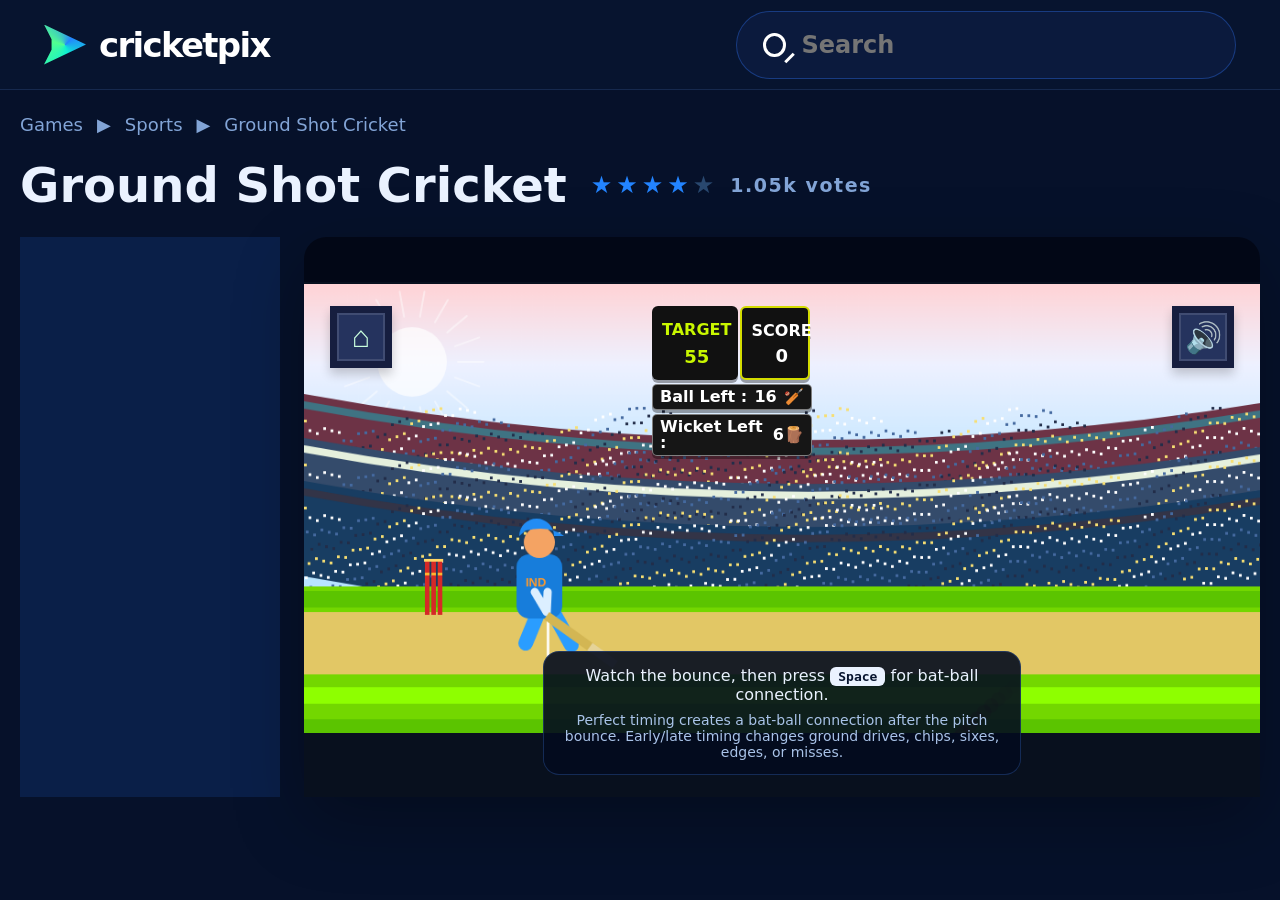
<file: index.html>
<!doctype html>
<html lang="en">
  <head>
    <meta charset="UTF-8" />
    <meta name="viewport" content="width=device-width, initial-scale=1.0" />
    <title>Ground Shot Cricket</title>
    <link rel="stylesheet" href="styles.css" />
  </head>
  <body>
    <header class="topbar">
      <a class="brand" href="#game" aria-label="Ground Shot Cricket home">
        <span class="brand-mark" aria-hidden="true"></span>
        <span>cricketpix</span>
      </a>
      <label class="search" aria-label="Search games">
        <span aria-hidden="true"></span>
        <input type="search" placeholder="Search" />
      </label>
    </header>

    <main class="page-shell">
      <nav class="breadcrumbs" aria-label="Breadcrumb">
        <a href="#">Games</a>
        <span>▶</span>
        <a href="#">Sports</a>
        <span>▶</span>
        <span>Ground Shot Cricket</span>
      </nav>

      <section class="title-row" aria-labelledby="game-title">
        <h1 id="game-title">Ground Shot Cricket</h1>
        <div class="rating" aria-label="Rating: four out of five stars">
          <span>★</span><span>★</span><span>★</span><span>★</span><span class="dim">★</span>
          <strong>1.05k votes</strong>
        </div>
      </section>

      <div class="content-grid">
        <aside class="ad-rail" aria-label="Advertisement placeholder"></aside>

        <section class="game-card" id="game" aria-label="Cricket game">
          <div class="game-toolbar">
            <button id="restartButton" type="button" title="Restart game" aria-label="Restart game">⌂</button>
            <div class="score-panel" aria-live="polite">
              <div class="target-box">
                <span>TARGET</span>
                <strong id="targetText">55</strong>
              </div>
              <div class="score-box">
                <span>SCORE</span>
                <strong id="scoreText">0</strong>
              </div>
              <div class="mini-stat"><span>Ball Left :</span><strong id="ballsText">16</strong> 🏏</div>
              <div class="mini-stat"><span>Wicket Left :</span><strong id="wicketsText">6</strong> 🪵</div>
            </div>
            <button id="soundButton" type="button" title="Toggle sound" aria-label="Toggle sound">🔊</button>
          </div>

          <canvas id="gameCanvas" width="1044" height="490" aria-label="Ground shot cricket game canvas"></canvas>

          <div class="prompt-card" id="promptCard">
            <p id="statusText">Press <kbd>Space</kbd> as the ball reaches the bat.</p>
            <p class="hint">Perfect timing creates a bat-ball connection after the pitch bounce. Early/late timing changes ground drives, chips, sixes, edges, or misses.</p>
          </div>
        </section>
      </div>
    </main>

    <script src="script.js"></script>
  </body>
</html>
</file>
<file: styles.css>
:root {
  --ink: #eaf2ff;
  --muted: #82a4d6;
  --page: #06112a;
  --panel: #081a3a;
  --panel-dark: #020716;
  --blue: #2384ff;
  --cyan: #0df0d0;
  --lime: #c9f700;
}

* {
  box-sizing: border-box;
}

body {
  margin: 0;
  min-height: 100vh;
  background: var(--page);
  color: var(--ink);
  font-family: Inter, ui-sans-serif, system-ui, -apple-system, BlinkMacSystemFont, "Segoe UI", sans-serif;
}

.topbar {
  align-items: center;
  background: #07142f;
  border-bottom: 1px solid rgba(91, 137, 217, 0.18);
  display: flex;
  height: 90px;
  justify-content: space-between;
  padding: 0 44px;
}

.brand {
  align-items: center;
  color: white;
  display: inline-flex;
  font-size: 34px;
  font-weight: 800;
  gap: 13px;
  letter-spacing: -0.05em;
  text-decoration: none;
}

.brand-mark {
  background: conic-gradient(from 45deg, var(--blue), var(--cyan), #52ff8f, var(--blue));
  clip-path: polygon(0 0, 100% 50%, 0 100%, 18% 63%, 18% 37%);
  display: inline-block;
  height: 40px;
  width: 42px;
}

.search {
  align-items: center;
  background: #0b1a3d;
  border: 1px solid rgba(50, 121, 255, 0.35);
  border-radius: 999px;
  display: flex;
  gap: 14px;
  min-width: 500px;
  padding: 18px 26px;
}

.search span {
  border: 3px solid white;
  border-radius: 50%;
  display: inline-block;
  height: 24px;
  position: relative;
  width: 24px;
}

.search span::after {
  background: white;
  content: "";
  height: 12px;
  position: absolute;
  right: -8px;
  top: 16px;
  transform: rotate(45deg);
  width: 3px;
}

.search input {
  background: transparent;
  border: 0;
  color: white;
  font: inherit;
  font-size: 24px;
  font-weight: 700;
  outline: none;
  width: 100%;
}

.page-shell {
  padding: 24px 20px 36px;
}

.breadcrumbs {
  align-items: center;
  color: var(--muted);
  display: flex;
  gap: 14px;
  font-size: 18px;
  margin: 0 0 26px;
}

.breadcrumbs a {
  color: var(--muted);
  text-decoration: none;
}

.title-row {
  align-items: center;
  display: flex;
  flex-wrap: wrap;
  gap: 24px;
  margin-bottom: 28px;
}

h1 {
  font-size: clamp(30px, 4vw, 48px);
  line-height: 1;
  margin: 0;
}

.rating {
  align-items: center;
  color: var(--blue);
  display: flex;
  font-size: 24px;
  gap: 4px;
}

.rating .dim {
  color: #29486f;
}

.rating strong {
  color: var(--muted);
  font-size: 19px;
  letter-spacing: 0.08em;
  margin-left: 12px;
}

.content-grid {
  display: grid;
  gap: 24px;
  grid-template-columns: minmax(160px, 260px) minmax(760px, 1fr);
}

.ad-rail {
  background: #0a1f48;
  min-height: 560px;
}

.game-card {
  background: linear-gradient(#020716 0 8%, #08101e 8% 100%);
  border-radius: 22px 22px 0 0;
  box-shadow: 0 24px 70px rgba(0, 0, 0, 0.28);
  overflow: hidden;
  padding-top: 47px;
  position: relative;
}

.game-toolbar {
  align-items: start;
  display: flex;
  justify-content: space-between;
  left: 0;
  padding: 22px 26px 0;
  pointer-events: none;
  position: absolute;
  right: 0;
  top: 47px;
  z-index: 3;
}

.game-toolbar button {
  background: #25335e;
  border: 7px solid rgba(17, 23, 52, 0.72);
  box-shadow: inset 0 0 0 2px rgba(255,255,255,0.12), 0 6px 10px rgba(0,0,0,0.2);
  color: #caffde;
  cursor: pointer;
  font-size: 30px;
  height: 62px;
  pointer-events: auto;
  width: 62px;
}

.score-panel {
  color: white;
  filter: drop-shadow(0 3px 0 rgba(0,0,0,0.35));
  font-weight: 900;
  margin-left: -100px;
  text-transform: uppercase;
  width: 160px;
}

.target-box,
.score-box {
  background: #111;
  border-radius: 6px;
  display: inline-grid;
  min-height: 74px;
  padding: 10px;
  place-items: center;
  vertical-align: top;
}

.target-box {
  color: var(--lime);
  width: 86px;
}

.score-box {
  border: 2px solid #d3dc00;
  color: white;
  margin-left: -4px;
  width: 70px;
}

.target-box strong,
.score-box strong {
  font-size: 18px;
}

.mini-stat {
  align-items: center;
  background: #161616;
  border: 1px solid rgba(255,255,255,0.45);
  border-radius: 5px;
  display: flex;
  font-size: 16px;
  justify-content: space-between;
  line-height: 1;
  margin-top: 4px;
  padding: 4px 7px;
  text-transform: none;
}

#gameCanvas {
  background: #97d5ff;
  display: block;
  height: auto;
  width: 100%;
}

.prompt-card {
  background: rgba(4, 12, 31, 0.9);
  border: 1px solid rgba(71, 137, 255, 0.25);
  border-radius: 16px;
  bottom: 22px;
  left: 50%;
  max-width: min(620px, calc(100% - 40px));
  padding: 14px 18px;
  position: absolute;
  text-align: center;
  transform: translateX(-50%);
}

.prompt-card p {
  margin: 0;
}

.prompt-card .hint {
  color: #a9c3e8;
  font-size: 14px;
  margin-top: 8px;
}

kbd {
  background: #eaf2ff;
  border-radius: 6px;
  color: #07142f;
  font-weight: 900;
  padding: 2px 8px;
}

@media (max-width: 900px) {
  .topbar {
    gap: 18px;
    height: auto;
    padding: 18px;
  }

  .brand {
    font-size: 26px;
  }

  .search {
    min-width: 0;
    padding: 12px 18px;
    width: 42vw;
  }

  .content-grid {
    grid-template-columns: 1fr;
  }

  .ad-rail {
    display: none;
  }

  .game-card {
    padding-top: 30px;
  }

  .game-toolbar {
    top: 30px;
  }

  .score-panel {
    margin-left: 0;
    transform: scale(0.82);
    transform-origin: top center;
  }
}
</file>
